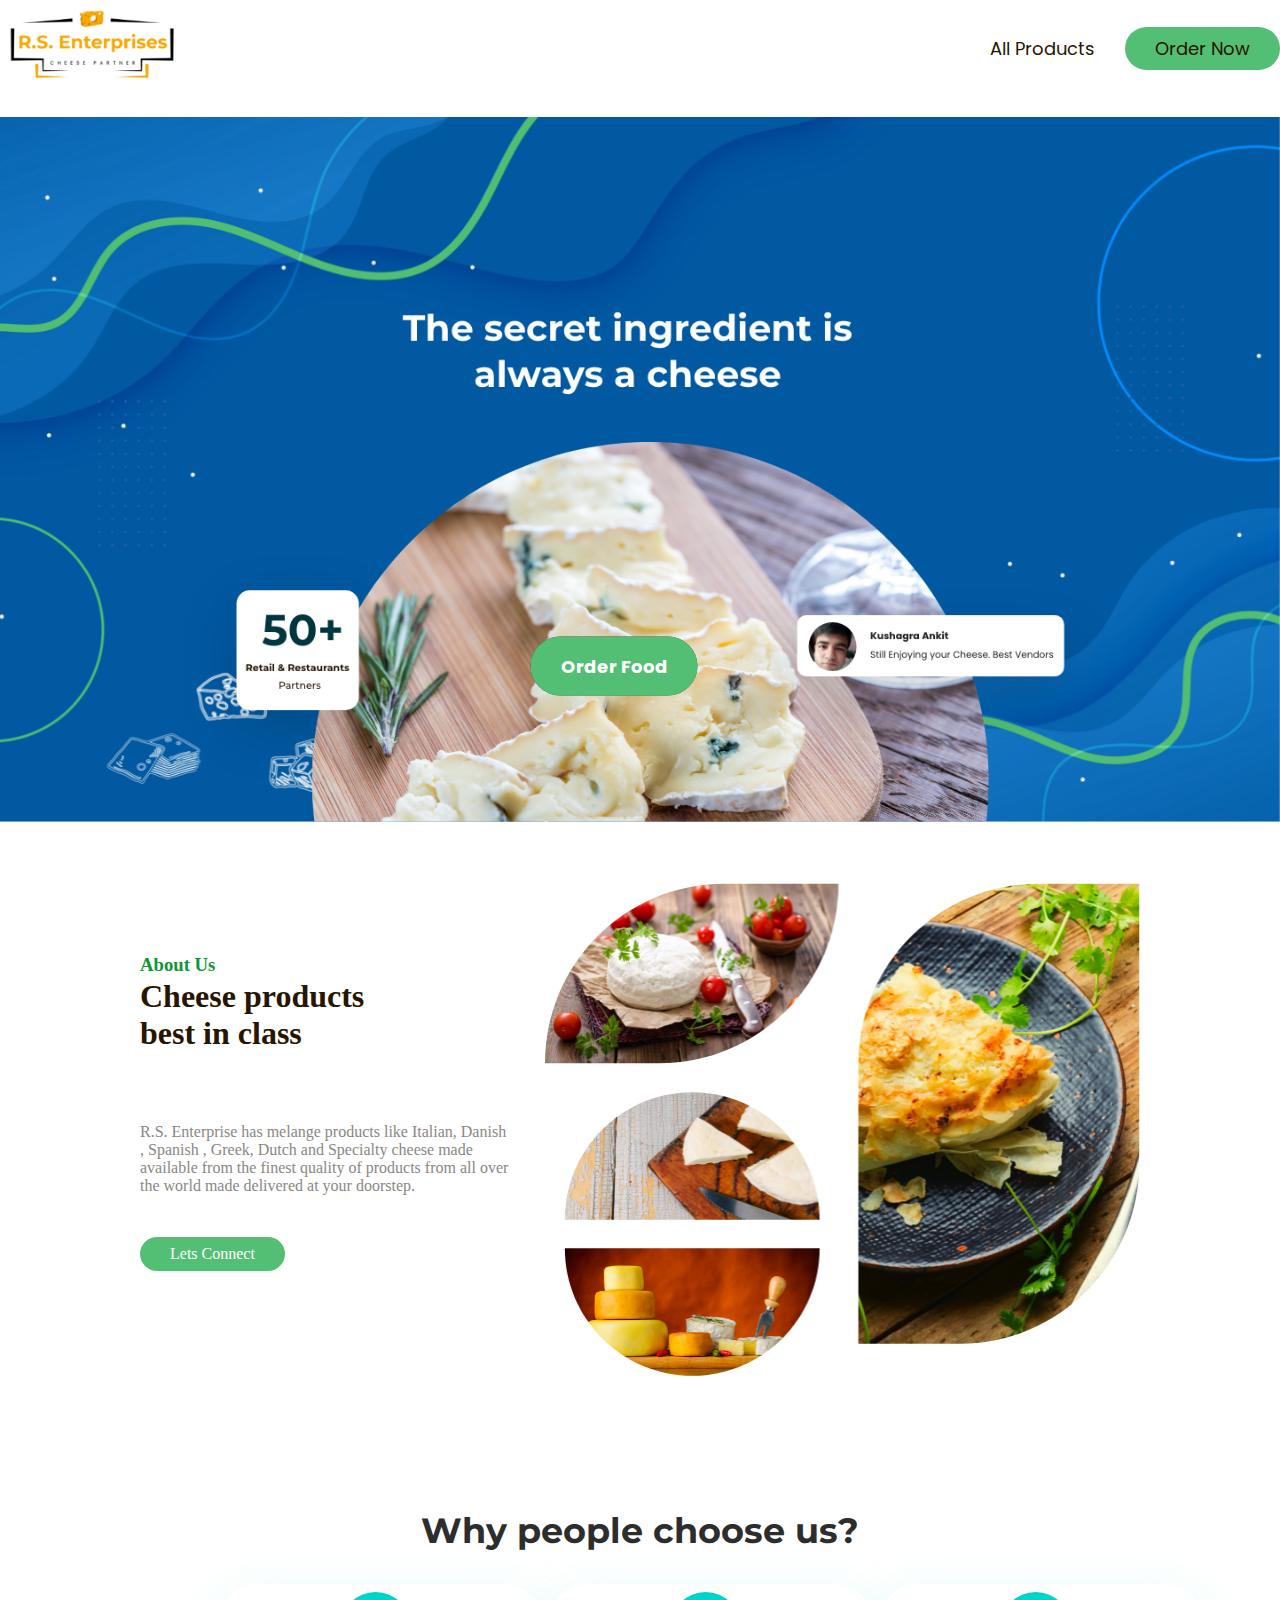
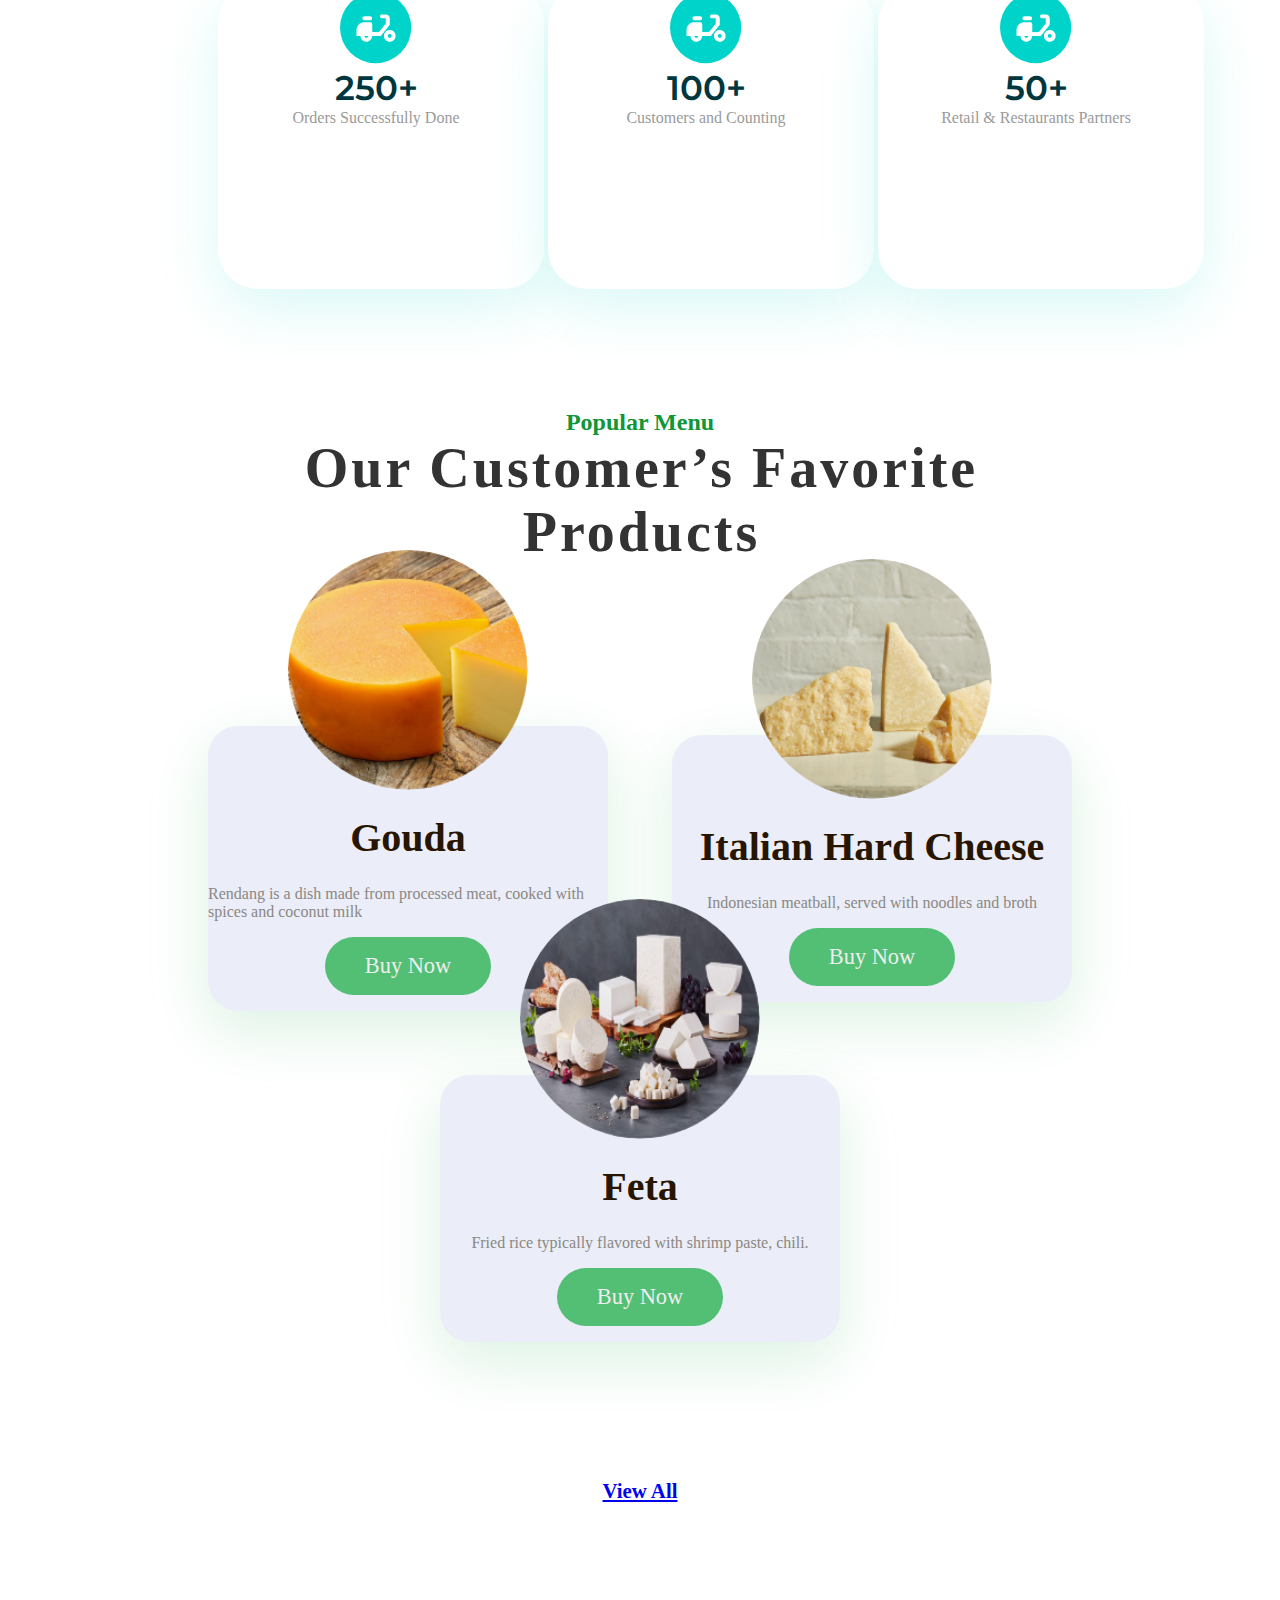
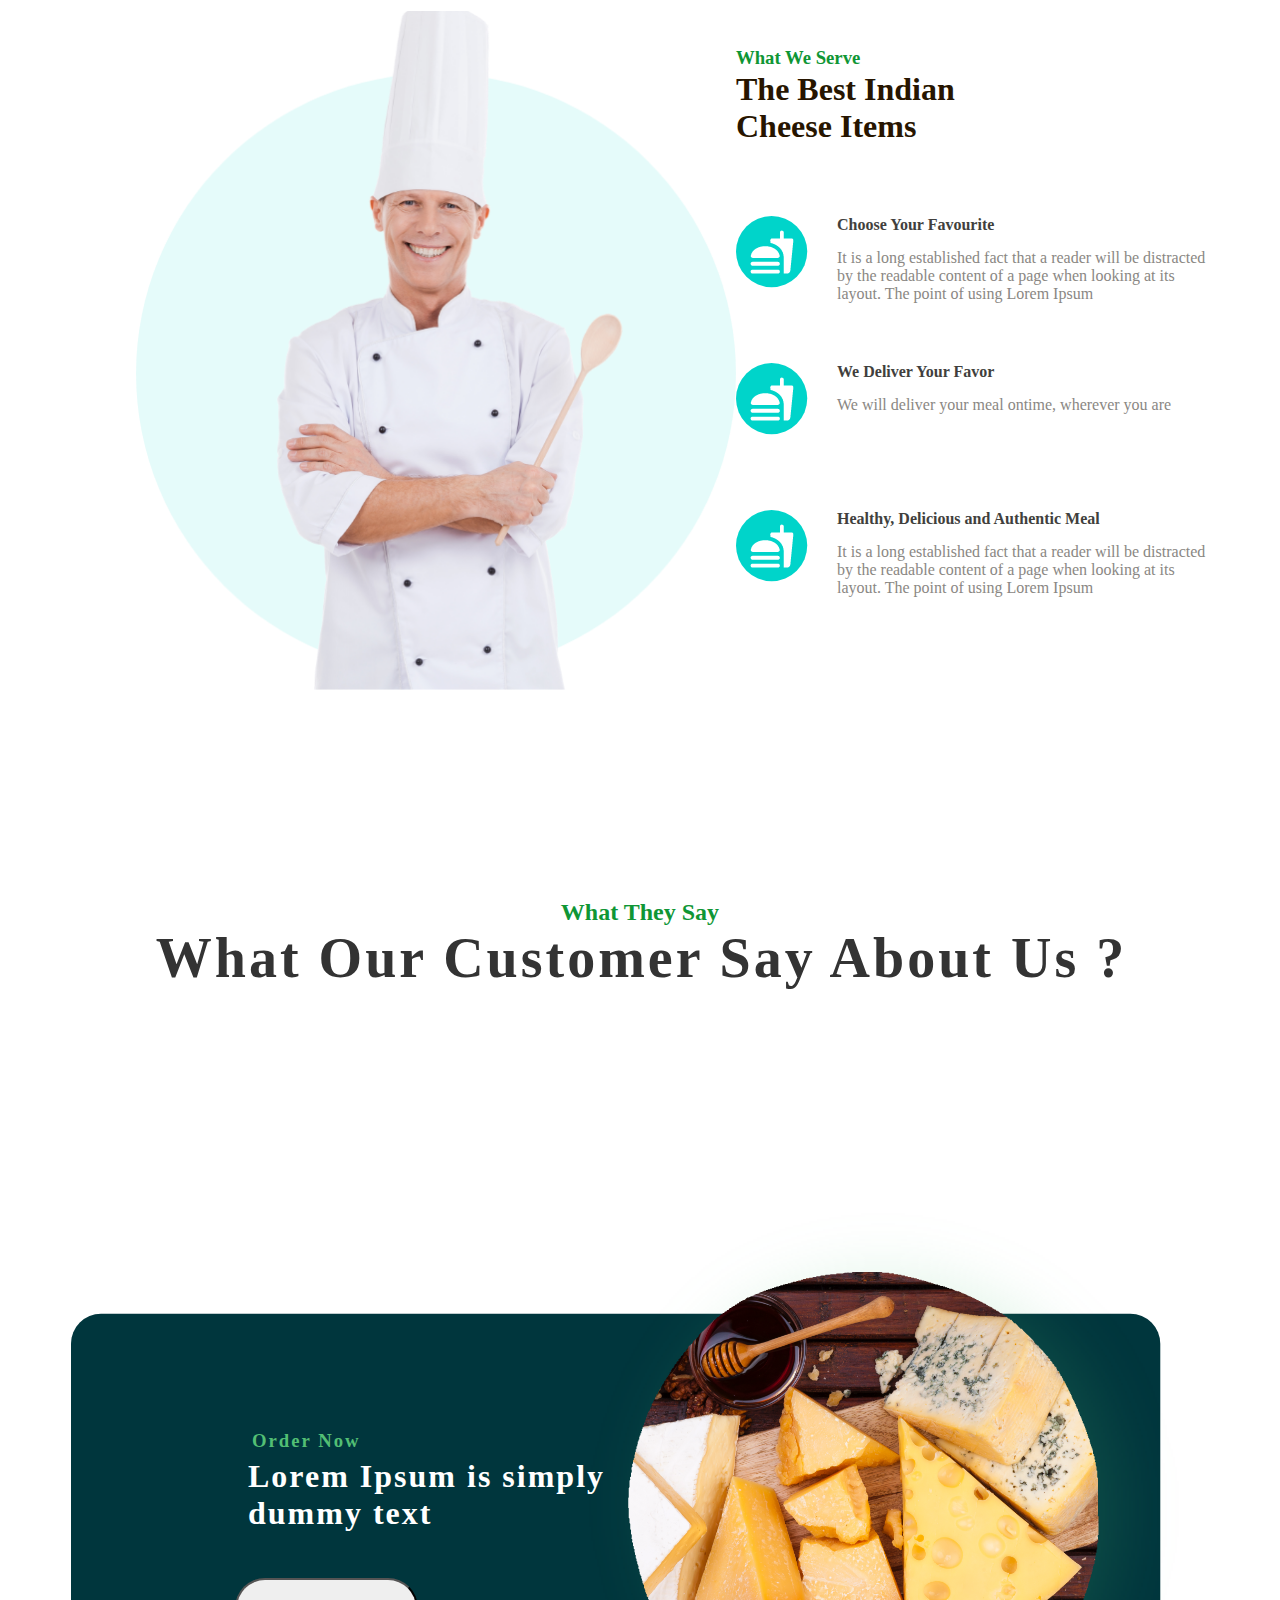
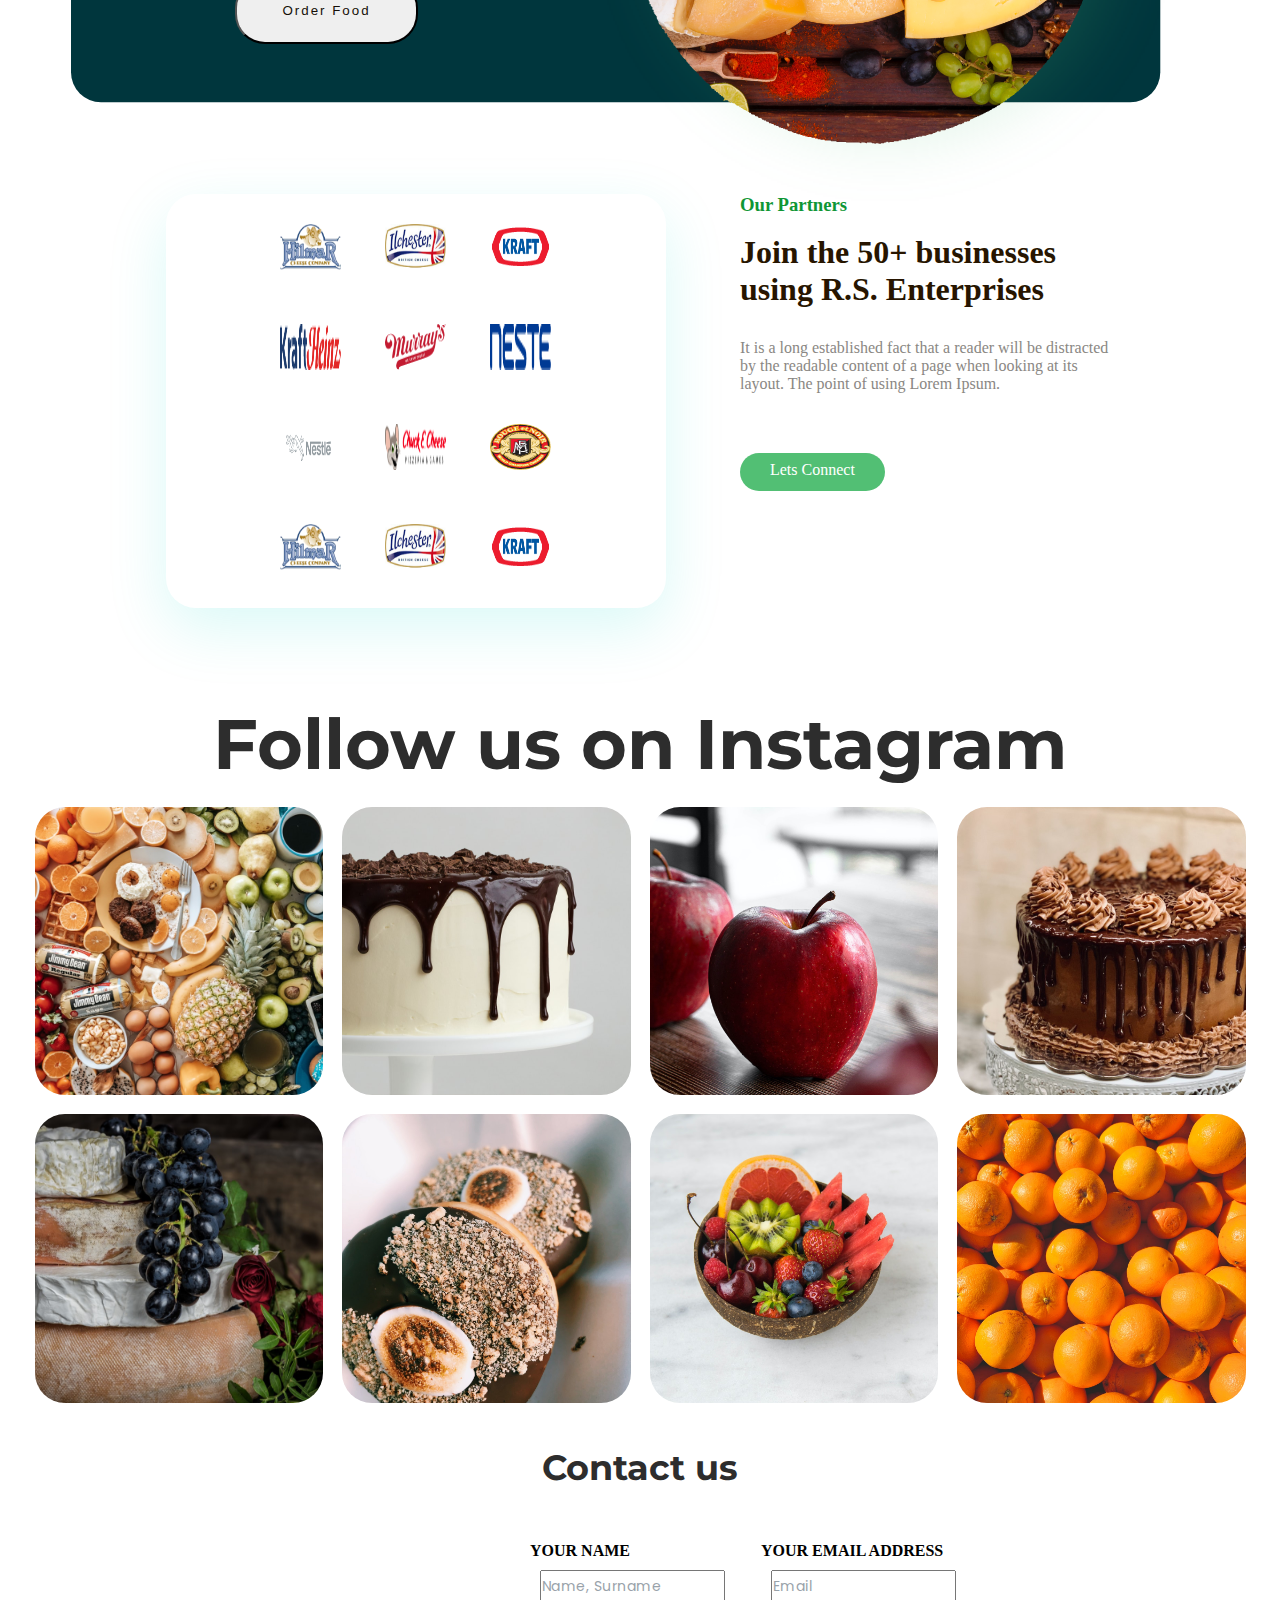
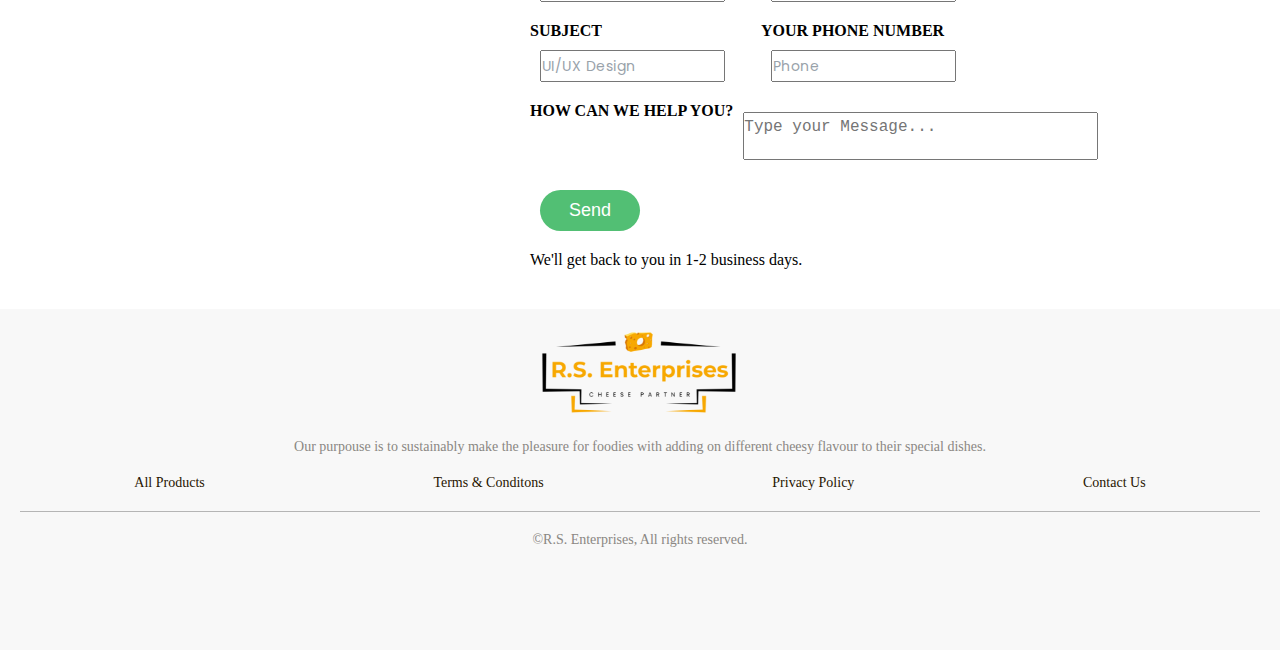
<file: index.html>
<!DOCTYPE html>
<html lang="en">
<head>
    <meta charset="UTF-8">
    <meta http-equiv="X-UA-Compatible" content="IE=edge">
    <meta name="viewport" content="width=device-width, initial-scale=1.0">
    <link rel="stylesheet" href="style.css">
    <script src="script.js"></script>
    <link rel="preconnect" href="https://fonts.googleapis.com">
<link rel="preconnect" href="https://fonts.gstatic.com" crossorigin>
<link href="https://fonts.googleapis.com/css2?family=Montserrat:wght@600;700&family=Nunito:wght@700&family=Poppins:wght@400;500;700&family=Roboto:ital,wght@0,400;0,700;1,400&display=swap" rel="stylesheet">
    <title>Document</title>
    <!--whatsapp for contact form-->
    <script>
        function gotowhatsapp() {
            var name = document.getElementById("name").value;
            var email = document.getElementById("email").value;
            var message = document.getElementById("message").value;
            var subject = document.getElementById("subject").value;
            var phone = document.getElementById("phone").value;

            var url = "https://wa.me/919910768114?text="
            + "Name: " + name + "%0a"
            + "Email: " + email + "%0a"
            + "Subject: " + subject + "%0a"
            + "Phone: " + phone + "%0a"
            + "Message: " + message ;

            window.open(url, '_blank').focus();
        }
    </script>
</head>
<body>
    <nav class="navbar">
        <div class="brand-title">
          <img src="images/logo.png" alt="">
        </div>
        <a href="#" class="toggle-button">
            <span class="bar"></span>
            <span class="bar"></span>
            <span class="bar"></span>
        </a>
        <div class="navbar-links">
        <ul>
            <li class="list"> <a href="product.html"> All Products </a></li>
            <li class="btn"> <a href="whatsapp://send?text=Hello R.S Enterprices&amp;phone=+919910768114" target="_blank">Order Now </a></li>
        </ul>
    </div>
    </nav>
    <div class="main-banner">
        <img src="images/banner.png" alt="" width="100%">
       <button class="butn-btn">   Order Food </button>
    </div>

    <div class="about">
        <div class="mob-left">
            <h3>About Us</h3>
            <h1>Cheese products best in class</h1>
            <p >R.S. Enterprise has melange products like Italian, 
                Danish , Spanish , Greek, Dutch and Specialty cheese made available from the finest quality of 
                products from all over the world made delivered at your doorstep.
            </p>
            <a href="whatsapp://send?text=Hello, Let's Connect&amp;phone=+919910768114" target="_blank" class="button-btn">Lets Connect </a>
        </div>
        <div>
            <img src="images/Avatar Image.png" alt="">
        </div>
    </div>
    <div class="selection">
        <h3>Why people choose us?</h3>
     
    </div>
    <div class="box">
        <div class="content">
           <img src="images/orders.png" alt="">
           <h4>250+</h4>
           <p>Orders Successfully Done</p>
        </div>
        <div class="content">
           <img src="images/orders.png" alt="">
           <h4>100+</h4>
           <p>Customers and Counting</p>
        </div>
        <div class="content">
           <img src="images/orders.png" alt="">
           <h4>50+</h4>
           <p>Retail & Restaurants Partners</p>
        </div>
    </div>
    
    <!--   <div class="menu-heading">
             <h4>Popular Menu</h4>
             <h1>Our Customer’s Favorite<br> Products</h1>        
         </div>
        <div class="products">
       
            <div class="product-1"> 
            
                <div class="product-image">
                    <img src="images/gouda.png" alt=""> 
                </div>
                <div class="items">
                    <div class="item">
                        <h3>Gouda</h4>
                            <p>Rendang is a dish made from processed meat, cooked with spices and coconut milk</p>
                            <p>$12.00</p>
                            <a href="" class="button-btn"> <img src="buy-now.png" alt=""> Buy Now </a>
                    </div>
                </div>
            
            </div>
            <div class="product-2">
            
                <div class="product-image">
                    <img src="images/italian-hard-cheese.png" alt=""> 
                </div>
                <div class="items">    
                    <div class="item">
                        <h3>Italian Hard Cheese</h4>
                        <p>Indonesian meatball, served with noodles and broth</p>
                        <p>$12.00</p>
                        <a href="" class="button-btn"> <img src="buy-now.png" alt=""> Buy Now </a>
                    </div>
                </div>
            
            </div>
            <div class="product-3" >
                <div class="product-image">
                    <img src="images/feta.png" alt=""> 
                </div>
                <div class="items">
                    <div class="item">
                        <h3>Feta</h4>
                        <p>Fried rice typically flavored with shrimp paste, chili.</p>
                        <p>$12.00</p>
                        <a href="" class="button-btn"> <img src="buy-now.png" alt=""> Buy Now </a>
                    </div>
                </div>
            
            </div>
        
        </div>  -->
         
    <section>
        <div class="container">
        <h4 class="menu-top">Popular Menu</h4>
        <h1 class="heading">Our Customer’s Favorite<br> Products</h1>  
        <div class="card-wrapper">
            <div class="card">
                <img src="images/gouda.png" alt="" class="profile-img">
                <h1>Gouda</h1>
                <p class="job-title">Rendang is a dish made from processed meat, cooked with spices and coconut milk</p>
                <a href="whatsapp://send?text=Hello R.S Enterprices! Need to buy gouda&amp;phone=+919910768114" target="_blank" class="btn-btn"> Buy Now </a>
            </div>
            <div class="card">
                <img src="images/italian-hard-cheese.png" alt="" class="profile-img">
                <h1>Italian Hard Cheese</h1>
                <p class="job-title">Indonesian meatball, served with noodles and broth</p>
                <a href="whatsapp://send?text=Hello R.S Enterprices! Need to buy italian-hard-cheese&amp;phone=+919910768114" target="_blank" class="btn-btn"> Buy Now </a>
            </div>
            <div class="card">
                <img src="images/feta.png" alt="" class="profile-img">
                <h1>Feta</h1>
                <p class="job-title">Fried rice typically flavored with shrimp paste, chili.</p>
                <a href="whatsapp://send?text=Hello R.S Enterprices! Need to buy feta&amp;phone=+919910768114" target="_blank" class="btn-btn"> Buy Now </a>
            </div>
            
        </div>  
    </div>
        <h5 class="menu-bottom"><a href="product.html"> View All</a></h5>
    </section>

    <div class="serve">
        <div class="serve-img">
            <img src="images/serve.png" alt="" class="banner">
        </div>
         <div>
            <h3>What We Serve</h3>
            <h1>The Best Indian Cheese Items</h1>



            <div>
                <div class="serve-right">
                    <div class="serve-logo">
                        <img src="images/favourite.png" alt="">
                    </div>
                    <div class="serve-text">
                        <h4>Choose Your Favourite</h4>
                        <p>It is a long established fact that a reader will be distracted by the readable content of a page when looking at its layout. The point of using Lorem Ipsum</p>
                    </div>
                </div>
                <div class="serve-right">
                    <div class="serve-logo">
                        <img src="images/favourite.png" alt="">
                    </div>
                    <div class="serve-text">
                        <h4>We Deliver Your Favor</h4>
                        <p>We will deliver your meal ontime, wherever you are</p>
                    </div>
                </div>
                <div class="serve-right">
                    <div class="serve-logo">
                        <img src="images/favourite.png" alt="">
                    </div>
                    <div class="serve-text">
                        <h4>Healthy, Delicious and Authentic Meal</h4>
                        <p>It is a long established fact that a reader will be distracted by the readable content of a page when looking at its layout. The point of using Lorem Ipsum</p>
                    </div>
                </div>
            </div>
            




        </div>
        
    </div>

    <section>
        <h4 class="menu-top">What They Say</h4>
        <h1 class="heading">What Our Customer Say About Us ?</h1>  
      
    </section> 

    <div class="order-now">
        <div class="order-row">
            <div class="order-banner">
               <img src="images/order-now.png" alt="">
                <h3 class="order-heading">Order Now</h3>
                <h1>Lorem Ipsum is simply dummy text</h1>
                <button class="order-btn">   Order Food </button>
            </div>
        </div>
    </div>

    <div class="partner">
        <div class="partner-img">
            <div class="partner-row">
                <img src="images/hiloor.png" alt="">
                <img src="images/ilchester.png" alt="">
                <img src="images/kraft.png" alt="">
            </div>
            <div class="partner-row">
                <img src="images/kraft-he.png" alt="">
                <img src="images/murray.png" alt="">
                <img src="images/neate.png" alt="">
            </div>
            <div class="partner-row">
                <img src="images/nestle.png" alt="">
                <img src="images/cheek-cheese.png" alt="">
                <img src="images/rouge.png" alt="">
            </div>
            <div class="partner-row">
                <img src="images/hiloor.png" alt="">
                <img src="images/ilchester.png" alt="">
                <img src="images/kraft.png" alt="">
            </div>
            
        </div>
        <div class="partner-content">
            <h3>Our Partners</h3>
            <h1>Join the 50+ businesses using R.S. Enterprises</h1>
            <p >It is a long established fact 
                that a reader will be distracted by the readable content of a page when
                 looking at its layout. The point of using Lorem Ipsum.
            </p>
            <a href="whatsapp://send?text=Hello R.S Enterprices&amp;phone=+919910768114" target="_blank" class="patner-btn">Lets Connect </a>
        </div>
        
       
    </div>

    <!--              social media             -->
    <div  class="social-media">
        <div>
            <h1>Follow us on Instagram</h1>
        </div>
        <div class="social-image">
            <img src="images/insta.png" alt="">
        </div>
    </div>

    <!--contact-us form-->
    <div class="contact-form">
        <div>
            <h1>Contact us</h1>
        </div>
        <div class="contactForm">
            <form autocomplete="off">
                
                <div class="inputBox">
                    <div class="input">
                    <h4>YOUR NAME</h4>
                    <input type="text" class="name" id="name" placeholder="Name, Surname" required="required">
              
                     </div>
                     <div class="input">
                        <h4>YOUR EMAIL ADDRESS</h4>
                        <input type="text" class="name" id="email" placeholder="Email" required="required">
                   
                         </div>
                </div>
                <div class="inputBox">
                    <div class="input">
                    <h4>SUBJECT</h4>
                    <input type="text" class="name" placeholder="UI/UX Design" id="subject" required="required">
                   
                     </div>
                     <div class="input">
                        <h4>YOUR PHONE NUMBER</h4>
                        <input type="text" class="name" placeholder="Phone" id="phone" required="required">
                        
                         </div>
                </div>  
                <div class="inputBox">
                    <h4>HOW CAN WE HELP YOU?</h4>
                    <textarea class="message" placeholder="Type your Message..." id="message" required="required"></textarea>
                    
                </div>
              
                <div class="inputBox">
                    <input type="submit" name="submit" onclick="gotowhatsapp()" value="Send">
                </div>
                <div class="inputBox">
                    <p>We'll get back to you in 1-2 business days.</p>
                </div>
            </form>
        </div>
    </div>
    <div></div>


    <!--  footer    -->
    <div class="footer">
        <div class="container">
            <div class="row">
           
                <div class="footer-col-1">
                   <img src="images/logo.png" alt="">
                    <p>Our purpouse is to sustainably make the pleasure for foodies with adding on different cheesy flavour to their special dishes.</p>
                </div>
                <div class="footer-col-2">
                     <ul>
                         <li>All Products</li>
                         <li>Terms & Conditons</li>
                         <li>Privacy Policy</li> 
                         <li>Contact Us</li>
                    </ul>
                 </div>
                 
            </div>
            <hr>
            <p class="copyright">©R.S. Enterprises, All rights reserved.</p>
        </div>
    </div>

</body>
</html>
</file>
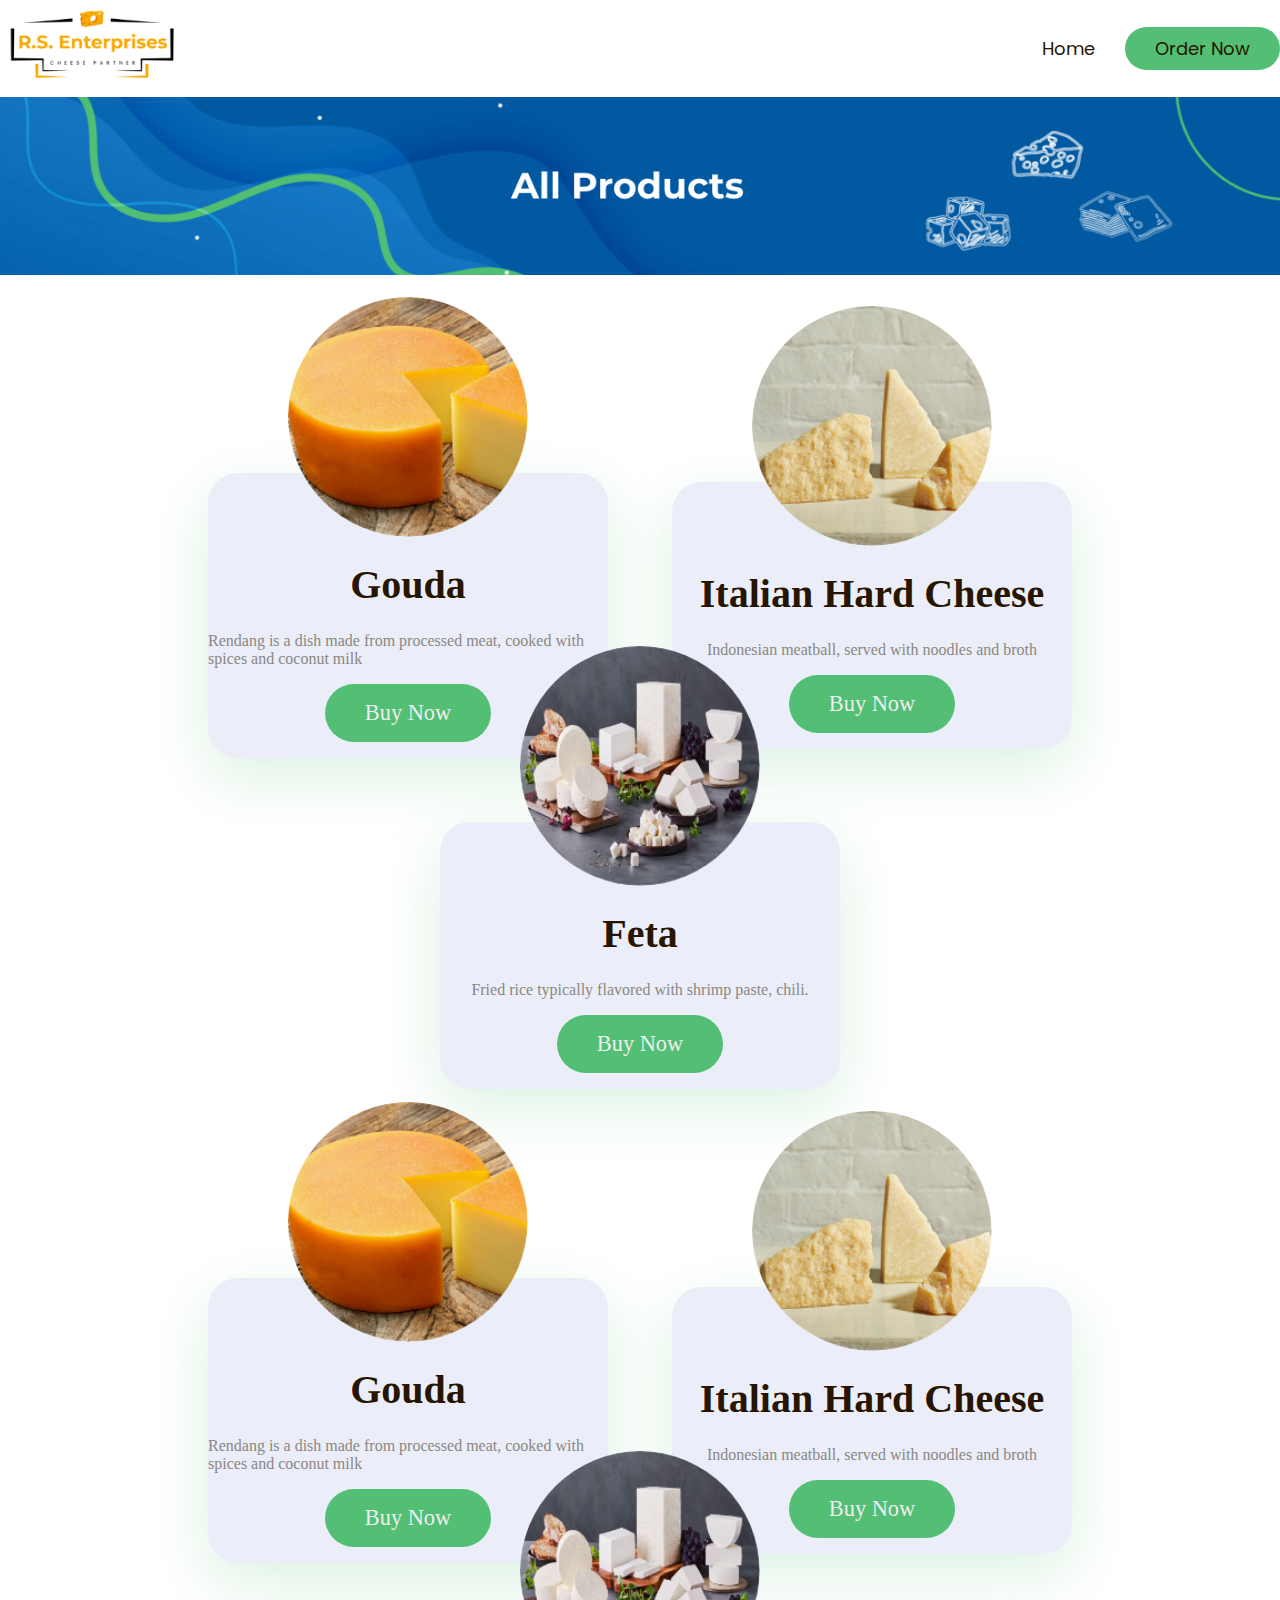
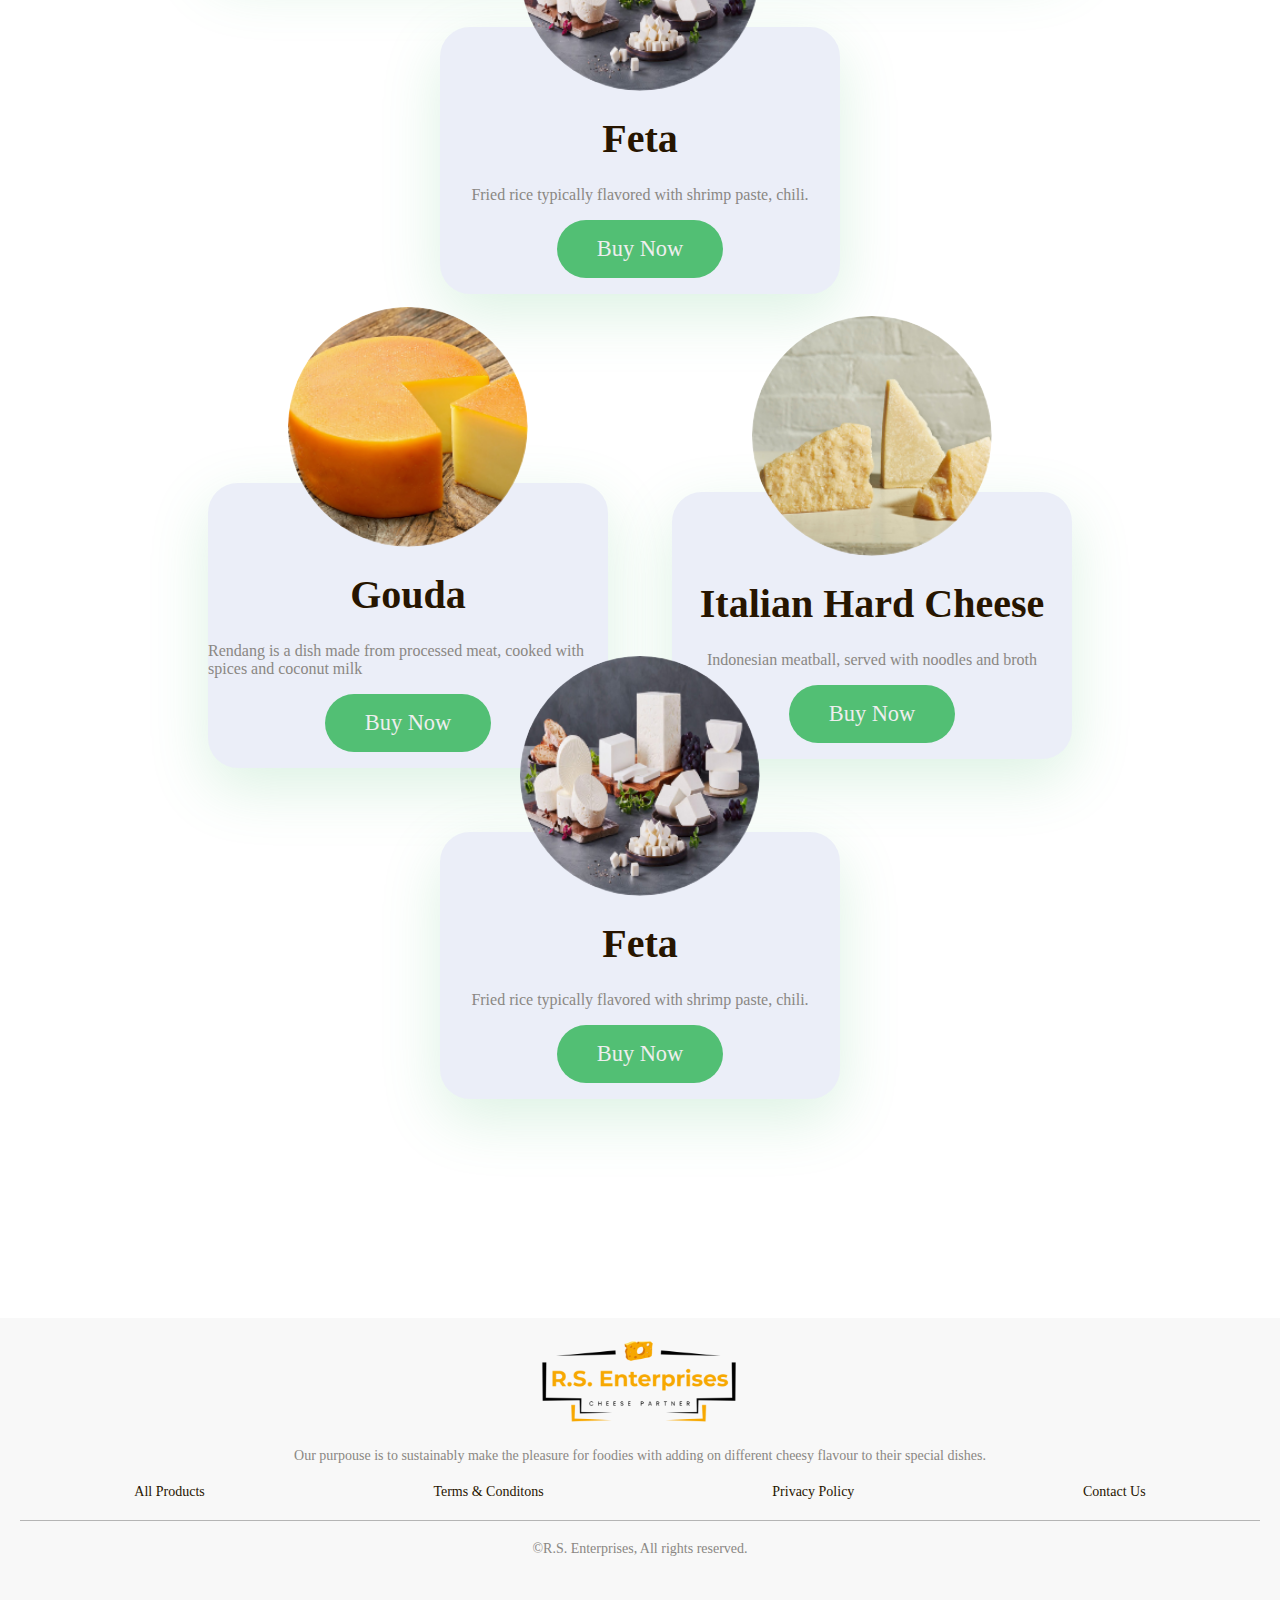
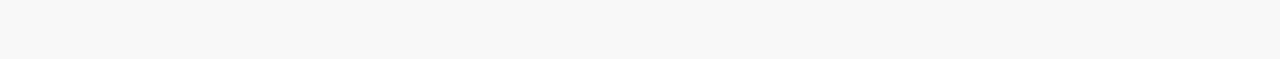
<file: product.html>
<!DOCTYPE html>
<html lang="en">
<head>
    <meta charset="UTF-8">
    <meta http-equiv="X-UA-Compatible" content="IE=edge">
    <meta name="viewport" content="width=device-width, initial-scale=1.0">
    <link rel="stylesheet" href="style.css">
    <script src="script.js"></script>
    <link rel="preconnect" href="https://fonts.googleapis.com">
<link rel="preconnect" href="https://fonts.gstatic.com" crossorigin>
<link href="https://fonts.googleapis.com/css2?family=Montserrat:wght@600;700&family=Nunito:wght@700&family=Poppins:wght@400;500;700&family=Roboto:ital,wght@0,400;0,700;1,400&display=swap" rel="stylesheet">
    <title>Document</title>
    <!--whatsapp for contact form-->
    <script>
        function gotowhatsapp() {
            var name = document.getElementById("name").value;
            var email = document.getElementById("email").value;
            var message = document.getElementById("message").value;
            var subject = document.getElementById("subject").value;
            var phone = document.getElementById("phone").value;

            var url = "https://wa.me/919910768114?text="
            + "Name: " + name + "%0a"
            + "Email: " + email + "%0a"
            + "Subject: " + subject + "%0a"
            + "Phone: " + phone + "%0a"
            + "Message: " + message ;

            window.open(url, '_blank').focus();
        }
    </script>
</head>
<body>
    <nav class="navbar">
        <div class="brand-title">
          <img src="images/logo.png" alt="">
        </div>
        <a href="#" class="toggle-button">
            <span class="bar"></span>
            <span class="bar"></span>
            <span class="bar"></span>
        </a>
        <div class="navbar-links">
        <ul>
            <li class="list"> <a href="index.html"> Home </a></li>
            <li class="btn"> <a href="whatsapp://send?text=Hello R.S Enterprices&amp;phone=+919910768114" target="_blank">Order Now </a></li>
        </ul>
    </div>
    </nav>
    <div class="product-banner">
        <img class="produt-img" src="images/product-banner.png" alt="">
     
    </div>

   <!-- <section id="team">
        <div class="container my-3 py-5 text-center">
            <div class="row mb-5">
                <div class="col">
                    <h4 >Popular Menu</h4>
                    <h1>Our Customer’s Favorite<br> Products</h1>  
                </div>
            </div>
            <div class="row">
                <div class="col-lg-3 col-md-6">
                    <div class="card">
                        <div class="card-body">
                            <img src="images/gouda.png" alt="" class="img-fluid rounded-circle w-50 mb-3">
                            <h1>Gouda</h1>
                            <p class="job-title">Rendang is a dish made from processed meat, cooked with spices and coconut milk</p>
                            <div class="d-flex flex-row justify-content-center">
                                <div class="p-4">
                                    <a href="">Buy Now</a>
                                </div>
                            </div>
                        </div>
                    </div>
                </div>


                <div class="col-lg-3 col-md-6">
                    <div class="card">
                        <div class="card-body">
                            <img src="images/italian-hard-cheese.png" alt="" class="img-fluid rounded-circle w-50 mb-3">
                            <h1>Italian Hard Cheese</h1>
                            <p class="job-title">Indonesian meatball, served with noodles and broth</p>
                            <div class="d-flex flex-row justify-content-center">
                                <div class="p-4">
                                    <a href="">Buy Now</a>
                                </div>
                            </div>
                        </div>
                    </div>
                </div>

                <div class="col-lg-3 col-md-6">
                    <div class="card">
                        <div class="card-body">
                            <img src="images/feta.png" alt="" class="img-fluid rounded-circle w-50 mb-3">
                            <h1>Feta</h1>
                            <p class="job-title">Fried rice typically flavored with shrimp paste, chili.</p>
                            <div class="d-flex flex-row justify-content-center">
                                <div class="p-4">
                                    <a href="">Buy Now</a>
                                </div>
                            </div>
                        </div>
                    </div>
                </div>
                



            </div>
        </div>
    </section> -->
    <section>
         

        <div class="card-wrapper">
            <div class="card">
                <img src="images/gouda.png" alt="" class="profile-img">
                <h1>Gouda</h1>
                <p class="job-title">Rendang is a dish made from processed meat, cooked with spices and coconut milk</p>
                <a href="whatsapp://send?text=Hello R.S Enterprices! Need to buy gouda&amp;phone=+919910768114" target="_blank" class="btn-btn"> Buy Now </a>
            </div>
            <div class="card">
                <img src="images/italian-hard-cheese.png" alt="" class="profile-img">
                <h1>Italian Hard Cheese</h1>
                <p class="job-title">Indonesian meatball, served with noodles and broth</p>
                <a href="whatsapp://send?text=Hello R.S Enterprices! Need to buy italian-hard-cheese&amp;phone=+919910768114" target="_blank" class="btn-btn"> Buy Now </a>
            </div>
            <div class="card">
                <img src="images/feta.png" alt="" class="profile-img">
                <h1>Feta</h1>
                <p class="job-title">Fried rice typically flavored with shrimp paste, chili.</p>
                <a href="whatsapp://send?text=Hello R.S Enterprices! Need to buy feta&amp;phone=+919910768114" target="_blank" class="btn-btn"> Buy Now </a>
            </div>
            
        </div>  

        <div class="card-wrapper">
            <div class="card">
                <img src="images/gouda.png" alt="" class="profile-img">
                <h1>Gouda</h1>
                <p class="job-title">Rendang is a dish made from processed meat, cooked with spices and coconut milk</p>
                <a href="#" class="btn-btn"> Buy Now </a>
            </div>
            <div class="card">
                <img src="images/italian-hard-cheese.png" alt="" class="profile-img">
                <h1>Italian Hard Cheese</h1>
                <p class="job-title">Indonesian meatball, served with noodles and broth</p>
                <a href="#" class="btn-btn"> Buy Now </a>
            </div>
            <div class="card">
                <img src="images/feta.png" alt="" class="profile-img">
                <h1>Feta</h1>
                <p class="job-title">Fried rice typically flavored with shrimp paste, chili.</p>
                <a href="#" class="btn-btn"> Buy Now </a>
            </div>
            
        </div>  

        <div class="card-wrapper">
            <div class="card">
                <img src="images/gouda.png" alt="" class="profile-img">
                <h1>Gouda</h1>
                <p class="job-title">Rendang is a dish made from processed meat, cooked with spices and coconut milk</p>
                <a href="#" class="btn-btn"> Buy Now </a>
            </div>
            <div class="card">
                <img src="images/italian-hard-cheese.png" alt="" class="profile-img">
                <h1>Italian Hard Cheese</h1>
                <p class="job-title">Indonesian meatball, served with noodles and broth</p>
                <a href="#" class="btn-btn"> Buy Now </a>
            </div>
            <div class="card">
                <img src="images/feta.png" alt="" class="profile-img">
                <h1>Feta</h1>
                <p class="job-title">Fried rice typically flavored with shrimp paste, chili.</p>
                <a href="#" class="btn-btn"> Buy Now </a>
            </div>
            
        </div>  
       
    </section> 
    

    <!--  footer    -->
    <div class="footer">
        <div class="container">
            <div class="row">
           
                <div class="footer-col-1">
                   <img src="images/logo.png" alt="">
                    <p>Our purpouse is to sustainably make the pleasure for foodies with adding on different cheesy flavour to their special dishes.</p>
                </div>
                <div class="footer-col-2">
                     <ul>
                         <li>All Products</li>
                         <li>Terms & Conditons</li>
                         <li>Privacy Policy</li> 
                         <li>Contact Us</li>
                    </ul>
                 </div>
                 
            </div>
            <hr>
            <p class="copyright">©R.S. Enterprises, All rights reserved.</p>
        </div>
    </div>
</body>
</html>
</file>
<file: style.css>
*{
    margin: 0px;
    padding: 0px;
    box-sizing: border-box;
}
.navbar{
    display: flex;
    justify-content: space-between;
    align-items: center;
    min-height: 8vh;
    background-color: #fff;
    font-family: 'Poppins', sans-serif;
}
.brand-title {
    font-size: 1.5rem;
    margin: .5rem;
    
}
.brand-title img{
    width: 170px;
}

.navnar-links ul{
    display: flex;
    margin: 0;
    padding: 0;
}
.navbar-links li{
    list-style: none;
}
.navbar-links a{
    top:12px;
    display: inline-block;
    text-decoration: none;
    font-size: 18px;
    text-align: left;
font: normal normal medium 18px Poppins;

letter-spacing: 0px;
color: #271500;
opacity: 1;
}
.toggle-button{
    position: absolute;
    top: .75rem;
    right: 1rem;
    display: nane;
    flex-direction: column;
    justify-content: space-between;
    width: 30px;
    height: 21px;
}
.toggle-button .bar{
    height: 3px;
    width: 100%;
    background-color: #000;
    border-radius: 10px;
}

.btn{
    display: inline-block;
    background: #52BF74;
    color:#fff;
    padding: 8px 30px;
    text-decoration: none;
    border-radius: 30px;
}
.list{
    padding: 8px 30px;
}
.about{
    display: flex;
    justify-content: space-around;
    align-items: center;
    padding-left: 136px;
    padding-right: 136px;
    padding-top: 20px;
    padding-bottom: 93px;
}
.about h3{
    
    top: 961px;
    left: 136px;
    width: 97px;
    height: 24px;
    text-align: left;
    letter-spacing: 0px;
    color: #0F9635;
    opacity: 1;
}
.about h1{
    top: 1006px;
left: 136px;
width: 260px;
height: 145px;
text-align: left;
letter-spacing: 0px;
color: #271500;
opacity: 1;
}
.about p{
    top: 1127px;
left: 136px;
width: 370px;
height: 114px;
text-align: left;
letter-spacing: 0px;
color: #8A8783;
opacity: 1;
}
.about img{
    width: 622px;
height: 530px;
opacity: 1;
}
.button-btn{
    
        display: inline-block;
        background: #52BF74 0% 0% no-repeat padding-box;;
        color:#fff;
        padding: 8px 30px;
        text-decoration: none;
        border-radius: 30px;
        opacity: 1;
}
.selection h3{   
left: 487px;
width: 100%;
height: 43px;
padding-top: 33px;
padding-bottom: 70px;
text-align: center;
font: normal normal bold 35px/49px Montserrat;
letter-spacing: 0px;
color: #2D2D2D;
opacity: 1;
}
.box{
    padding-bottom: 90px;
    padding: 8px 30px;
    
}
.box .content{
    text-align: center;
    position: relative;
    display: inline-block;
    border-radius: 40px;
    padding: 8px 30px;
    padding-left: 20px;
left: 188px;
width: 326px;
height: 305px;
background: #FFFFFF 0% 0% no-repeat padding-box;
box-shadow: 0px 20px 60px #00D4CA26;
opacity: 1;
}
.box h4{
    text-align: center;
font: normal normal 600 34px/41px Montserrat;
letter-spacing: 0px;
color: #00363D;
opacity: 1;
}
.box p{
    
    text-align: center;
font: normal normal medium 13px/16px Poppins;
letter-spacing: 0px;
color: #9A9A9A;
opacity: 1;
}
.menu-heading{
    justify-content: space-around;
    text-align: center;
    padding-top: 105px;
    

    
}
.menu-heading h4{
    
    text-align: center;
    letter-spacing: 0px;
    color: #0F9635;
    opacity: 1;
}
.menu-heading h1{
      
      padding-top: 10px;
    text-align: center;
letter-spacing: 0px;
color: #271500;
opacity: 1;
}
.products{
    display: flex;
    padding-bottom: 90px;
    padding: 8px 30px;
    padding-top: 90px;
    left: 177px;
height: 519px;
opacity: 1;
}
.products  {
    height: 384px;
    opacity: 1;
    padding-bottom: 90px;
    padding-left: 50px;
}
.product-image img{
    text-align: center;
   
}
.items h3{
   padding-top: 30px;
   padding-bottom: 30px;
    text-align: center;
    letter-spacing: 0px;
    color: #271500;
    opacity: 1;
}
.items p{
    text-align: center;
letter-spacing: 0px;
color: #8A8783;
opacity: 1;
 }

 .items{
    height: 384px;
    background: #FFFFFF 0% 0% no-repeat padding-box;
    box-shadow: 0px 20px 60px #52BF7433;
    border-radius: 30px;
 }
 .product-1 .product-2 .product-3{
     padding-left: 40px;
     
 }
.allproducts{
    padding-top: 80px;
}

.allproducts h4{
text-align: center;
    letter-spacing: 0px;
    color: #0F9635;
    opacity: 1;
}
section{
    padding: 7rem 0;
    background-color: #fff; 
    
}
.menu-top{
    text-align: center;
    letter-spacing: 0px;
    color: #0F9635;
    opacity: 1;
    font-size: 1.5rem;
}
.heading{
    font-size: 3.5rem;
    letter-spacing: 3px;
    margin-right: -3px;
    margin-bottom: 5rem;
    text-align: center;
    color: #333;
    position: relative;
}

.card-wrapper{
    display: flex;
    padding-top: 50px;
    padding-bottom: 75px;
    align-items: center;
    align-content: center;
    flex-direction: column;
  /*  padding-bottom: 90px;
    padding: 8px 30px;
    padding-left: 190px;
    padding-right: 190px;
    padding-top: 100px; */
}
.card{
    width: 25rem;
    background-color: #ebeef8;
    display: flex;
    flex-direction: column;
    align-items: center;
    justify-content: center;
    margin: 2rem 0;
    box-shadow: 0px 20px 60px #52BF7433;
border-radius: 30px;
}
.profile-img{
    width: 15rem;
    height: 15rem;
    object-fit: cover;
    border-radius: 50%;
    margin-top: -11rem;
    z-index: 999;
    border:  #fff;
}
.card h1{
    font-size: 2.5rem;
color: #271500;
margin: 1.5rem;
}
.job-title{
   
color: #8A8783;
font-size: 1rem;
font-weight: 100;

}

.card .btn-btn{
    padding: 1rem 2.5rem;
    background-color: #52BF74;
    border-radius: 2rem;
    margin: 1rem 0;
    color: #eee;
    font-size: 1.4rem;
    transition: all .5s;
    text-decoration: none;



}


.card .btn-btn:hover{
    transform: translateY(-2px);
    box-shadow: .5rem .5rem 2rem rgba(0, 0, 0, .2);
}
.card .btn-btn:active{
    transform: translateY(0);
    box-shadow: none;
}

.menu-bottom{
    text-align: center;
    letter-spacing: 0px;
    color: #0F9635;
    opacity: 1;
    font-size: 1.3rem;
    height: 24px;
    padding-top: 30px;
  
}
/*
#team img{
    margin-top: -50%;
}
#team p{
    font-weight: 500;

}
#team .card{
    border-radius: 0;
    box-shadow: 0px 20px 60px #52BF7433;
    transition: all 0.3s ease-in;
    -webkit-transition: all 0.3s ease-in;
    -moz-transition: all 0.3s ease-in;
}  */

/*-------------- What We Serve -------------------*----------------- */
.serve{
    display: flex;
    justify-content: space-around;
    align-items: center;
    padding-left: 136px;
    padding-right: 136px;
    padding-top: 20px;
    padding-bottom: 93px;
}
.serve h3{
    
    top: 961px;
    left: 136px;
    width: 125px;
    height: 24px;
    text-align: left;
letter-spacing: 0px;
color: #0F9635;
opacity: 1;
}
.serve h1{
    
left: 136px;
width: 260px;
height: 145px;
text-align: left;
letter-spacing: 0px;
color: #271500;
opacity: 1;
}
.serve p{
    top: 1127px;
left: 136px;
width: 370px;
height: 114px;
text-align: left;
letter-spacing: 0px;
color: #8A8783;
opacity: 1;
}
.serve .banner{
    width: 600px;
height: 679px;
opacity: 1;
}


.serve-right{
    display: flex;
    flex-direction: row;

}
.serve-text{
    padding-left: 30px;
}
.serve-text h4{
text-align: left;
letter-spacing: 0px;
color: #413F3D;
opacity: 1;
padding-bottom: 15px;
}
.serve-logo{
    width: 71px;
height: 71px;
}
/*----------- mainbanner------*/
.main-banner {
    width: 100%;
    padding-top: 20px;
}
.main-banner .butn-btn{
    position: absolute;
    top: 74%;
    left: 48%;
    text-decoration: none;
    transform: translate(-50%, -50%);
    background-color: #4D4637;
    letter-spacing: 0px;
color: #FFFFFF;
overflow: hidden;

font: normal normal bold 18px Poppins;
padding: 16px 30px;
border: none;
cursor: pointer;
border-radius: 30px;
text-align: center;
transition: color .5s linear;
}
.main-banner .butn-btn::before{
    content: '';
    position: absolute;
    left: 0;
    right: -50px;
    top: 0;
    border-right: 50px solid transparent;
    border-bottom: 100px solid #52BF74;
    transform: translateX(-100%);
    transition: transform .5s linear;
    z-index: -1;
}
.main-banner .butn-btn::before{
    transform: translateX(0);

}
.main-banner .butn-btn:hover{
    color: #fff;
}
.main-banner .a img{
    width: 53px;
height: 54px;
}
.main-banner .a p{
    display: flex;
    flex-direction: row;
}


/*------------ anout-us---------------*/
.order-now{
width: 100%;
height: 472px;
text-align: center;
position: relative;
padding-bottom: 80px;
}

.order-now h3{
    left: 242px;
width: 130px;
height: 24px;
    position: absolute;
    bottom: 210px;
    padding: 10px;
   
text-align: left;
letter-spacing: 2px;
color: #52BF74;
opacity: 1;
}
.order-now h1{
    width: 413px;
height: 96px;
    position: absolute;
    bottom:110px;
    padding: 10px;
    left: 238px;
text-align: left;
letter-spacing: 2px;
color: #FFFFFF;
opacity: 1;

}
.order-now .order-btn{
    left: 235px;
width: 183px;
height: 66px;
border-radius: 30px;
        position: absolute;
        bottom:10px;
   text-align: center;
    letter-spacing: 2px;
    color: #150F08;
    opacity: 1;
}
.order-btn{
    text-align: left;
letter-spacing: 0px;
color: #150F08;
opacity: 1;
}


/*------------ patner ------------*/
.partner{
    display: flex;
    justify-content: space-around;
    align-items: center;
    padding-left: 136px;
    padding-right: 136px;
    padding-top: 140px;
    padding-bottom: 93px;
}
.partner h3{
    
    
    left: 136px;
    width: 120px;
    height: 20px;
    letter-spacing: 0px;
    color: #0F9635;
    opacity: 1;
}
.partner h1{
   padding-top: 20px;
left: 136px;
width: 325px;
height: 125px;
text-align: left;
letter-spacing: 0px;
color: #271500;
opacity: 1;
}
.partner p{
    
left: 136px;
width: 370px;
height: 114px;
text-align: left;
letter-spacing: 0px;
color: #8A8783;
opacity: 1;
}

.partner-btn{
    
        display: inline-block;
        background: #52BF74 0% 0% no-repeat padding-box;;
        color:#fff;
        padding: 8px 30px;
        text-decoration: none;
        border-radius: 30px;
        opacity: 1;
}

.partner img{
    width: 101px;
height: 56px;
opacity: 1;
padding-left: 20px;
padding-right: 20px;
padding-top: 10px;
}

.partner-img{
  
    position: relative;
    display: inline-block;
   border-radius: 30px;
left: 30px;
width: 542px;
height: 414px;
background: #FFFFFF 0% 0% no-repeat padding-box;
box-shadow: 0px 20px 60px #00D4CA26;
opacity: 1;
position: relative;
}
.partner-img:before, .partner-img:after {
    position: absolute;
    top: 0;
    height: 100%;
    content: "";
    z-index: 1;
}
.partner-img:before{
    top:0;
    background: linear-gradient(to top, #fff 0%, transparent 100%);
}
.partner-img:after{
    bottom:0;
    background: linear-gradient(to bottom, #fff 0%, transparent 100%);
}
.partner-row{
    text-align: center;
    padding-top: 20px;
    height: 100px;
    animation: scrolling 10s linear infinite;
}

@keyframes scrolling{
    0% { transform: translateY(0px); }
    100% { transform: translateY(-150px); }
}
.partner-row:hover{
    animation-play-state: paused;
}
.patner-btn{
    
    display: inline-block;
    background: #52BF74 0% 0% no-repeat padding-box;;
    color:#fff;
    padding: 8px 30px;
    text-decoration: none;
    border-radius: 30px;
    opacity: 1;
    height: 38px;
}

.partner-content{
    width: 542px;
height: 414px;
padding-left: 104px;
}



/*----------- social media  ---------*/
.social-media{
    text-align: center;
font: normal normal bold 35px Montserrat;
letter-spacing: 0px;
color: #2D2D2D;
opacity: 1;
}
.social-image{
    text-align: center;
    margin-top: 20px;
    
height: 596px;
margin-bottom: 40px;
}
.social-image img{
    width: 1211px;
height: 596px;
}


/*  contact us  */
.contact-form h1{
    text-align: center;
font: normal normal bold 35px/49px Montserrat;
letter-spacing: 0px;
color: #2D2D2D;
opacity: 1;
}
.contactForm{
    width: 100%;
     padding: 40px;
     background: #fff;
     padding-left: 500px;
     
 }
 .contactForm h2{
     font-size: 30px;
     color: #333;
     font-weight: 500;
 }
 .contactForm .inputBox{
     position: relative;
     
     margin-top: 10px;
     display: flex;
     padding-left: 30px;
 }
 .contactForm .inputBox input{
     width: 80%;
     padding: 5px 0;
     font-size: 16px;
     margin: 10px 10px 10px 10px;
    
     
     resize: none;
 }
 .contactForm .inputBox textarea{
    width: 50%;
    padding: 5px 0;
    font-size: 16px;
    margin: 10px 10px 10px 10px;
   
    
    resize: none;
 }
 
 input::placeholder{
    text-align: left;
    font: normal normal normal 14px Poppins;
    letter-spacing: 0.49px;
    color: #99A2AA;
    opacity: 1;
 }
 .contactForm .inputBox span{
     position: relative;
     left: 0;
     
     font-size: 16px;
     margin: 10px 0;
     pointer-events: none;
     transition: 0.5s;
     color: #666;
 }
 .contactForm .inputBox input:focus ~ span,
 .contactForm .inputBox input:valid ~ span,
 .contactForm .inputBox textarea:focus ~ span,
 .contactForm .inputBox textarea:valid ~ span{
     color: #ff0000;
     font-size: 12px;
     transform: translateY(-20px);
 }
 .contactForm .inputBox input[type="submit"]{
     display: inline-block;
     background: #52BF74;
     color:#fff;
     
     text-decoration: none;
     border-radius: 30px;
    
     width: 100px;
     
     border: none;
     cursor: pointer;
     padding: 10px;
     font-size: 18px;
 }
 


 /*-----------------------------------footer ------------------------------*/
 .footer{
    background: #F8F8F8;
    height: 341px;
    color: #8A8783;
    font-size: 14px;
    padding:20px;
    
}
.footer p{
    color: #8A8783
}
.footer h3{
    color: #fff;
    margin-bottom: 20px;
}
.footer-col-1, .footer-col-2 {
    min-width: 250px;
    margin-bottom: 20px;
}
.footer-col-1{
   
    text-align: center;
}
.footer-col-1 p{
   margin-top: 20px;
}
.footer-col-2{
    color: #271500;
    text-align: center;
}


ul{
    list-style-type: none;
    display: flex;
    justify-content: space-around;
    
}

.footer hr{
    border: none;
    background: #b5b5b5;
    height: 1px;
    margin: 20px 0;
}
.copyright{
    color: #000000;

    text-align: center;
}
ul li{
    text-align: center;
}

.product-banner img{
    width: 100%;
}
.product-banner h1{
    text-align: center;
    bottom: 150px;
}



/* responsive */
@media screen and (min-width: 700px) {
    .card-wrapper{
        flex-direction: row;
        flex-wrap: wrap;
        justify-content: center;
        align-items: center;
    }
    .card{
        margin: 2rem;
    }
    
}




/* navbar responsive*/
@media only screen and (max-width: 480px) {
    .toggle-button{
        display: flex;
    
    }
    .navbar-links{
        display: none;
        width: 100%;
    }

    .navbar{
        flex-direction: column;
        align-items: flex-start;
    }
    .navbar-links ul{
        width: 100%;
        flex-direction: column;

    }
    .navbar-links li{
        text-align: center;
    }
    .navbar-links li a{
        padding: .5rem 1rem;
    }
    .navbar-links.active{
        display: flex;
    }



    
}






@media only screen and (max-width: 480px) {
    .main-banner{
        display: none;
    }
    .about{
        display: flex;
        flex-direction: column;
        padding-top: 10px;
        text-align: center;
        padding-left: 180px;
        width: 70%;
    }
    .about img{
        width: 250px;
        height: 230px;
        padding-top: 40px;
    }
    .about .mob-left{
        padding-left: 70px;
        
    }
    .selection{
        
        width: 70%;
    }
    .box{
       
        padding-top: 65px;
       width: 50%;
       
       
    }
    .container .card-wrapper{
        text-align: center;
        padding-left: 70px ;
        padding-top: 100px;
    }
    .container .card-wrapper .card{
        padding-top: 180px;
    }
    .serve{
        display: flex;
        flex-direction: column;
        padding-top: 10px;
        text-align: center;
        padding-left: 180px;
        width: 70%;
    }
    .serve-img img{
        width: 220px;
        height: 230px;
        padding-top: 40px;
    }
    .order-now{
        display: none;
    }
    .partner{
        display: flex;
        flex-direction: column;
    }
    .social-media h1{
        font-size: 40px;
    }
    .social-media img{
        width: 330px;
        height: 240px;
    }
    .contactForm{
        width: 300px;
        padding-right: 400px;
    }
    
}
</file>
